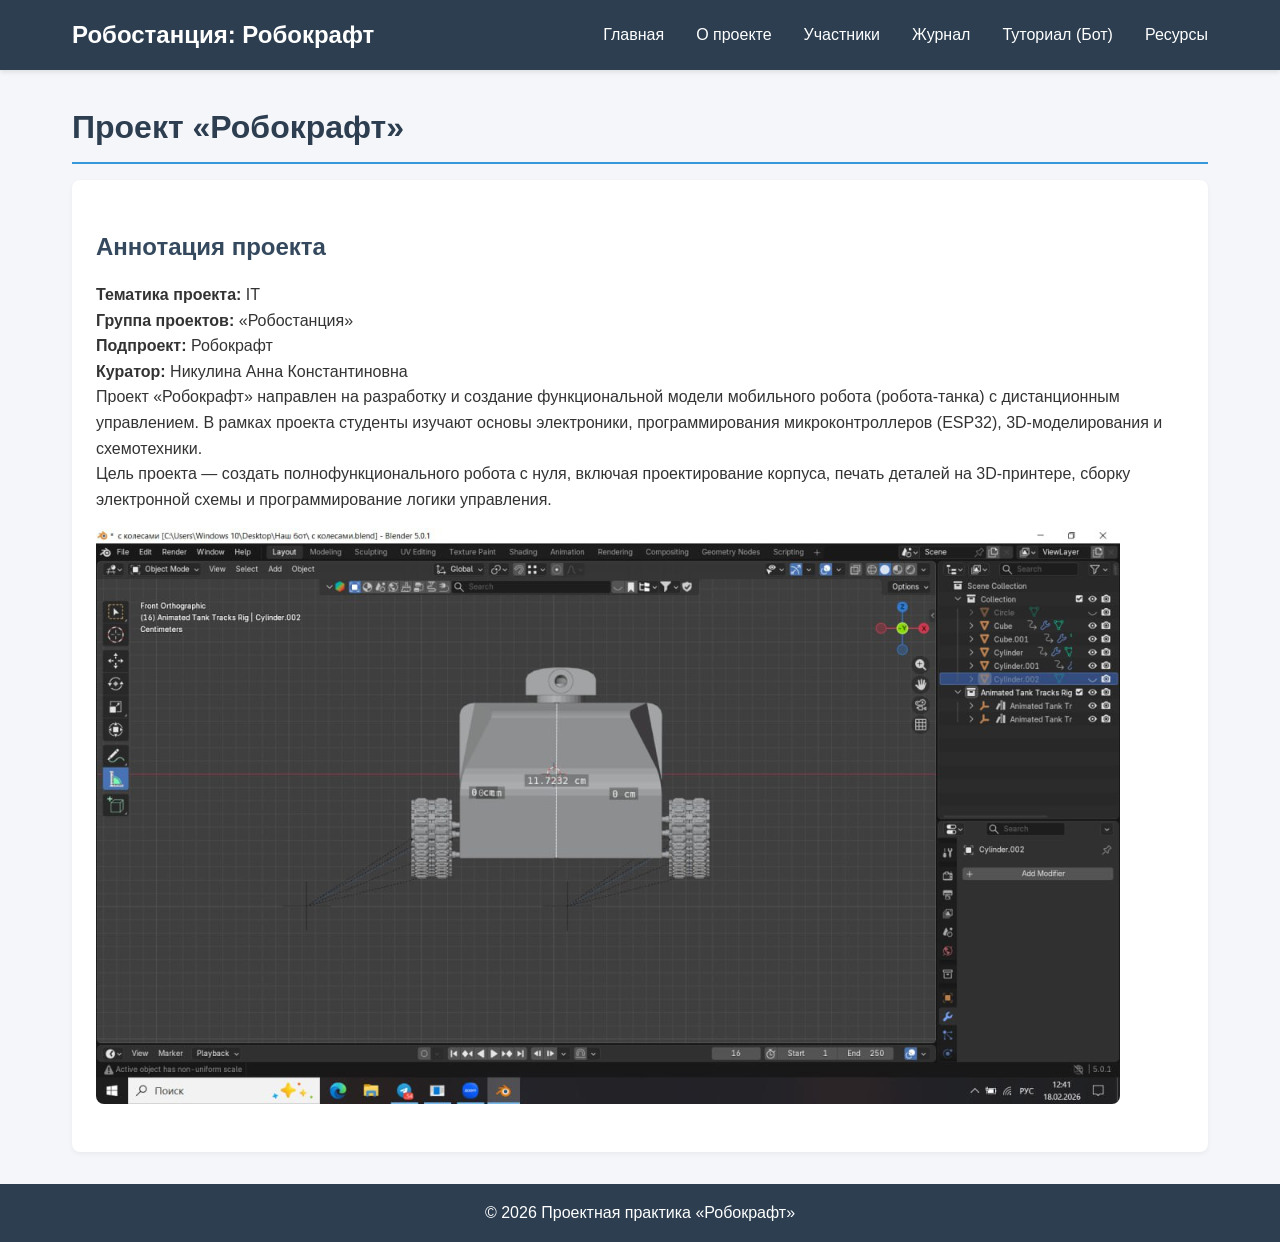
<file: site/index.html>
﻿<!DOCTYPE html>
<html lang="ru">
<head>
    <meta charset="UTF-8">
    <meta name="viewport" content="width=device-width, initial-scale=1.0">
    <title>Робокрафт | Главная</title>
    <link rel="stylesheet" href="css/styles.css">
</head>
<body>
    <header>
        <nav>
            <div class="logo">Робостанция: Робокрафт</div>
            <ul>
                <li><a href="index.html">Главная</a></li>
                <li><a href="about.html">О проекте</a></li>
                <li><a href="team.html">Участники</a></li>
                <li><a href="journal.html">Журнал</a></li>
                <li><a href="bot_tutorial.html">Туториал (Бот)</a></li>
                <li><a href="resources.html">Ресурсы</a></li>
            </ul>
        </nav>
    </header>

    <main>
        <h1>Проект «Робокрафт»</h1>
        
        <div class="card">
            <h2>Аннотация проекта</h2>
            <p><strong>Тематика проекта:</strong> IT</p>
            <p><strong>Группа проектов:</strong> «Робостанция»</p>
            <p><strong>Подпроект:</strong> Робокрафт</p>
            <p><strong>Куратор:</strong> Никулина Анна Константиновна</p>
            
            <p>Проект «Робокрафт» направлен на разработку и создание функциональной модели мобильного робота (робота-танка) с дистанционным управлением. В рамках проекта студенты изучают основы электроники, программирования микроконтроллеров (ESP32), 3D-моделирования и схемотехники.</p>
            
            <p>Цель проекта — создать полнофункционального робота с нуля, включая проектирование корпуса, печать деталей на 3D-принтере, сборку электронной схемы и программирование логики управления.</p>

            <img src="assets/images/blender_model.png" alt="3D модель робота в Blender">
        </div>
    </main>

    <footer>
        <p>&copy; 2026 Проектная практика «Робокрафт»</p>
    </footer>
</body>
</html>
</file>
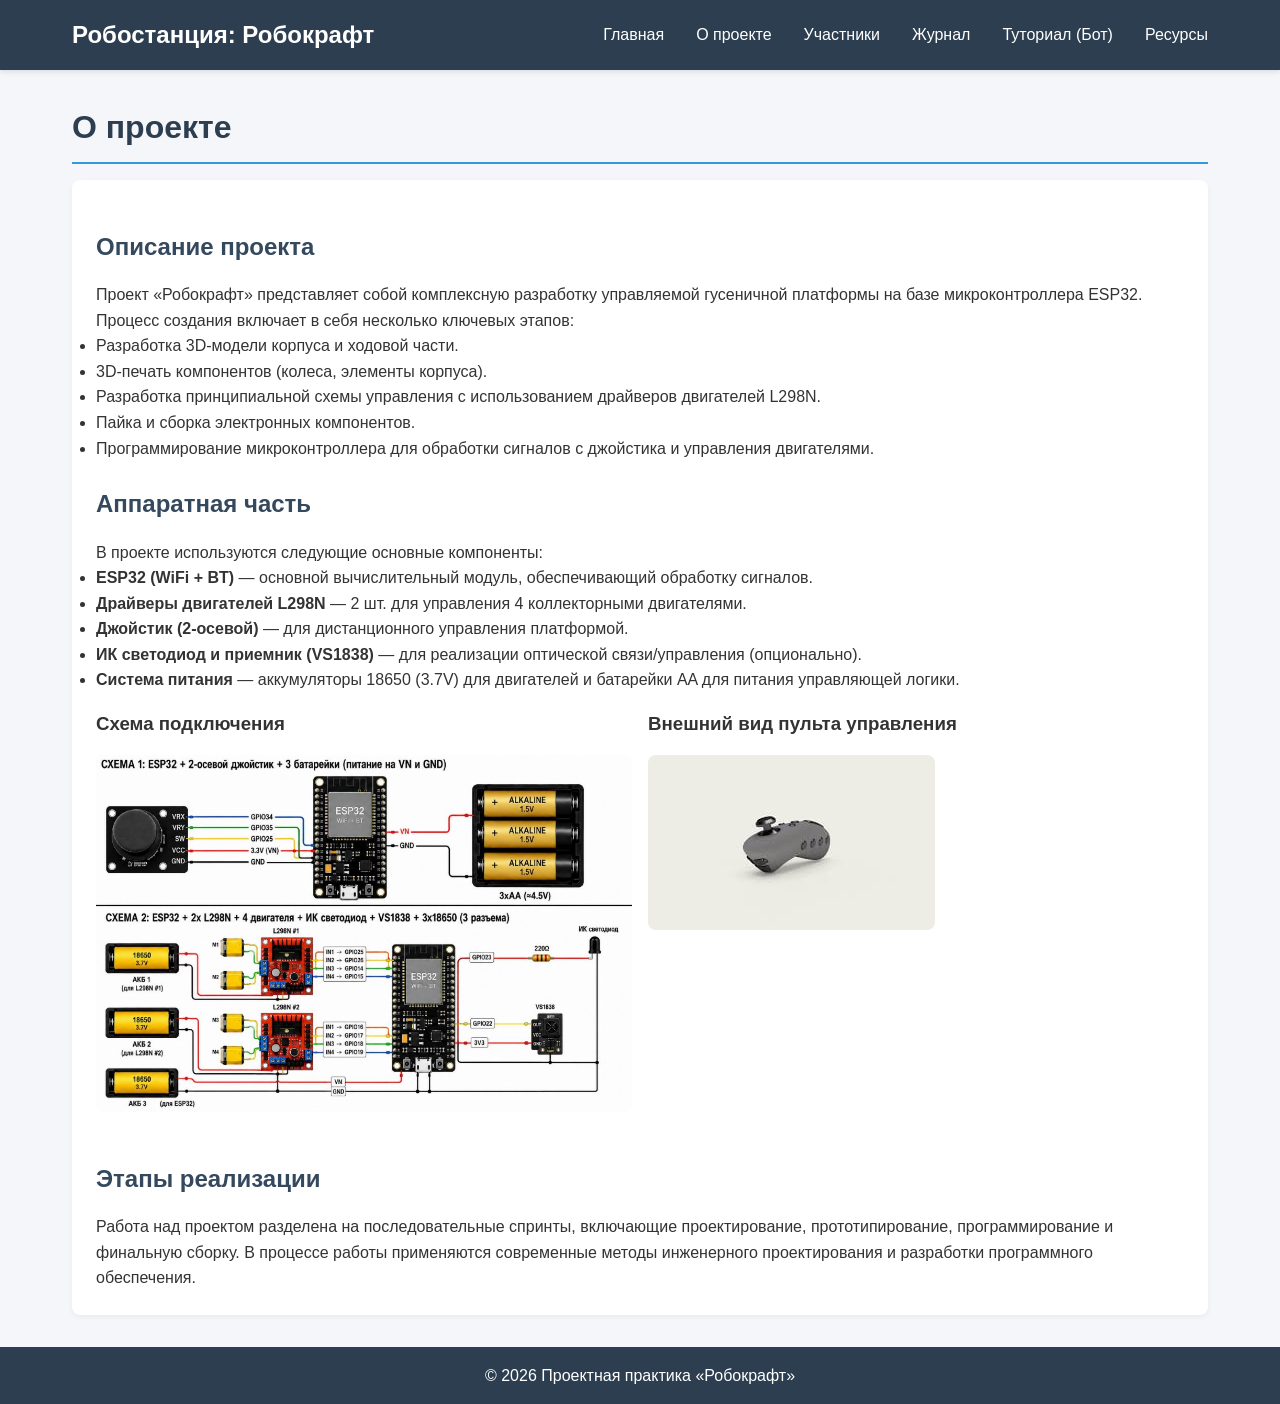
<file: site/about.html>
﻿<!DOCTYPE html>
<html lang="ru">
<head>
    <meta charset="UTF-8">
    <meta name="viewport" content="width=device-width, initial-scale=1.0">
    <title>Робокрафт | О проекте</title>
    <link rel="stylesheet" href="css/styles.css">
</head>
<body>
    <header>
        <nav>
            <div class="logo">Робостанция: Робокрафт</div>
            <ul>
                <li><a href="index.html">Главная</a></li>
                <li><a href="about.html">О проекте</a></li>
                <li><a href="team.html">Участники</a></li>
                <li><a href="journal.html">Журнал</a></li>
                <li><a href="bot_tutorial.html">Туториал (Бот)</a></li>
                <li><a href="resources.html">Ресурсы</a></li>
            </ul>
        </nav>
    </header>

    <main>
        <h1>О проекте</h1>
        
        <div class="card">
            <h2>Описание проекта</h2>
            <p>Проект «Робокрафт» представляет собой комплексную разработку управляемой гусеничной платформы на базе микроконтроллера ESP32. Процесс создания включает в себя несколько ключевых этапов:</p>
            <ul>
                <li>Разработка 3D-модели корпуса и ходовой части.</li>
                <li>3D-печать компонентов (колеса, элементы корпуса).</li>
                <li>Разработка принципиальной схемы управления с использованием драйверов двигателей L298N.</li>
                <li>Пайка и сборка электронных компонентов.</li>
                <li>Программирование микроконтроллера для обработки сигналов с джойстика и управления двигателями.</li>
            </ul>

            <h2>Аппаратная часть</h2>
            <p>В проекте используются следующие основные компоненты:</p>
            <ul>
                <li><strong>ESP32 (WiFi + BT)</strong> — основной вычислительный модуль, обеспечивающий обработку сигналов.</li>
                <li><strong>Драйверы двигателей L298N</strong> — 2 шт. для управления 4 коллекторными двигателями.</li>
                <li><strong>Джойстик (2-осевой)</strong> — для дистанционного управления платформой.</li>
                <li><strong>ИК светодиод и приемник (VS1838)</strong> — для реализации оптической связи/управления (опционально).</li>
                <li><strong>Система питания</strong> — аккумуляторы 18650 (3.7V) для двигателей и батарейки AA для питания управляющей логики.</li>
            </ul>

            <div class="gallery">
                <div>
                    <h3>Схема подключения</h3>
                    <img src="assets/images/wiring_diagram.png" alt="Схема подключения ESP32 и драйверов">
                </div>
                <div>
                    <h3>Внешний вид пульта управления</h3>
                    <img src="assets/images/controller_render.png" alt="Рендер пульта управления">
                </div>
            </div>
            
            <h2>Этапы реализации</h2>
            <p>Работа над проектом разделена на последовательные спринты, включающие проектирование, прототипирование, программирование и финальную сборку. В процессе работы применяются современные методы инженерного проектирования и разработки программного обеспечения.</p>
        </div>
    </main>

    <footer>
        <p>&copy; 2026 Проектная практика «Робокрафт»</p>
    </footer>
</body>
</html>
</file>
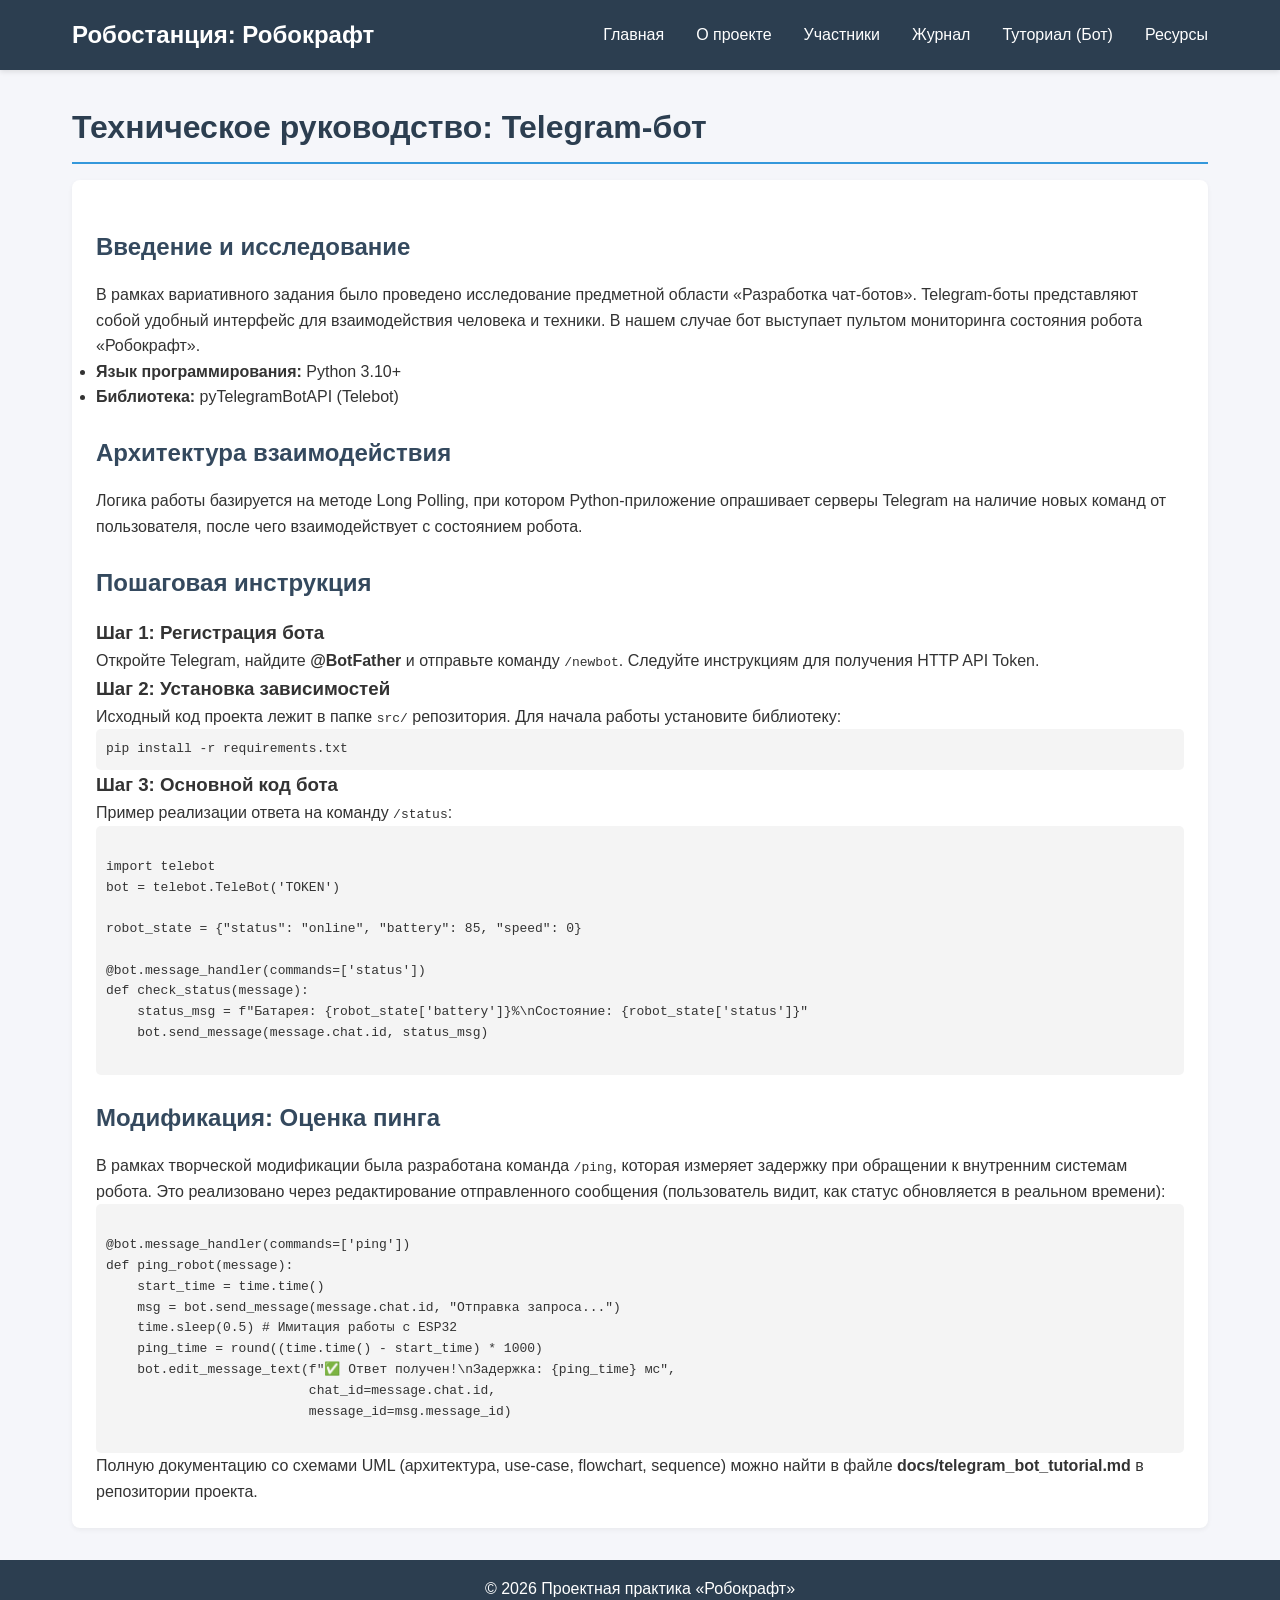
<file: site/bot_tutorial.html>
<!DOCTYPE html>
<html lang="ru">
<head>
    <meta charset="UTF-8">
    <meta name="viewport" content="width=device-width, initial-scale=1.0">
    <title>Робокрафт | Туториал: Telegram-бот</title>
    <link rel="stylesheet" href="css/styles.css">
</head>
<body>
    <header>
        <nav>
            <div class="logo">Робостанция: Робокрафт</div>
            <ul>
                <li><a href="index.html">Главная</a></li>
                <li><a href="about.html">О проекте</a></li>
                <li><a href="team.html">Участники</a></li>
                <li><a href="journal.html">Журнал</a></li>
                <li><a href="bot_tutorial.html">Туториал (Бот)</a></li>
                <li><a href="resources.html">Ресурсы</a></li>
            </ul>
        </nav>
    </header>

    <main>
        <h1>Техническое руководство: Telegram-бот</h1>
        
        <div class="card">
            <h2>Введение и исследование</h2>
            <p>В рамках вариативного задания было проведено исследование предметной области «Разработка чат-ботов». Telegram-боты представляют собой удобный интерфейс для взаимодействия человека и техники. В нашем случае бот выступает пультом мониторинга состояния робота «Робокрафт».</p>
            <ul>
                <li><strong>Язык программирования:</strong> Python 3.10+</li>
                <li><strong>Библиотека:</strong> pyTelegramBotAPI (Telebot)</li>
            </ul>

            <h2>Архитектура взаимодействия</h2>
            <p>Логика работы базируется на методе Long Polling, при котором Python-приложение опрашивает серверы Telegram на наличие новых команд от пользователя, после чего взаимодействует с состоянием робота.</p>

            <h2>Пошаговая инструкция</h2>
            <h3>Шаг 1: Регистрация бота</h3>
            <p>Откройте Telegram, найдите <strong>@BotFather</strong> и отправьте команду <code>/newbot</code>. Следуйте инструкциям для получения HTTP API Token.</p>

            <h3>Шаг 2: Установка зависимостей</h3>
            <p>Исходный код проекта лежит в папке <code>src/</code> репозитория. Для начала работы установите библиотеку:</p>
            <pre style="background: #f4f4f4; padding: 10px; border-radius: 5px;"><code>pip install -r requirements.txt</code></pre>

            <h3>Шаг 3: Основной код бота</h3>
            <p>Пример реализации ответа на команду <code>/status</code>:</p>
            <pre style="background: #f4f4f4; padding: 10px; border-radius: 5px;"><code>
import telebot
bot = telebot.TeleBot('TOKEN')

robot_state = {"status": "online", "battery": 85, "speed": 0}

@bot.message_handler(commands=['status'])
def check_status(message):
    status_msg = f"Батарея: {robot_state['battery']}%\nСостояние: {robot_state['status']}"
    bot.send_message(message.chat.id, status_msg)
            </code></pre>

            <h2>Модификация: Оценка пинга</h2>
            <p>В рамках творческой модификации была разработана команда <code>/ping</code>, которая измеряет задержку при обращении к внутренним системам робота. Это реализовано через редактирование отправленного сообщения (пользователь видит, как статус обновляется в реальном времени):</p>
            <pre style="background: #f4f4f4; padding: 10px; border-radius: 5px;"><code>
@bot.message_handler(commands=['ping'])
def ping_robot(message):
    start_time = time.time()
    msg = bot.send_message(message.chat.id, "Отправка запроса...")
    time.sleep(0.5) # Имитация работы с ESP32
    ping_time = round((time.time() - start_time) * 1000)
    bot.edit_message_text(f"✅ Ответ получен!\nЗадержка: {ping_time} мс", 
                          chat_id=message.chat.id, 
                          message_id=msg.message_id)
            </code></pre>
            <p>Полную документацию со схемами UML (архитектура, use-case, flowchart, sequence) можно найти в файле <strong>docs/telegram_bot_tutorial.md</strong> в репозитории проекта.</p>
        </div>
    </main>

    <footer>
        <p>&copy; 2026 Проектная практика «Робокрафт»</p>
    </footer>
</body>
</html>
</file>
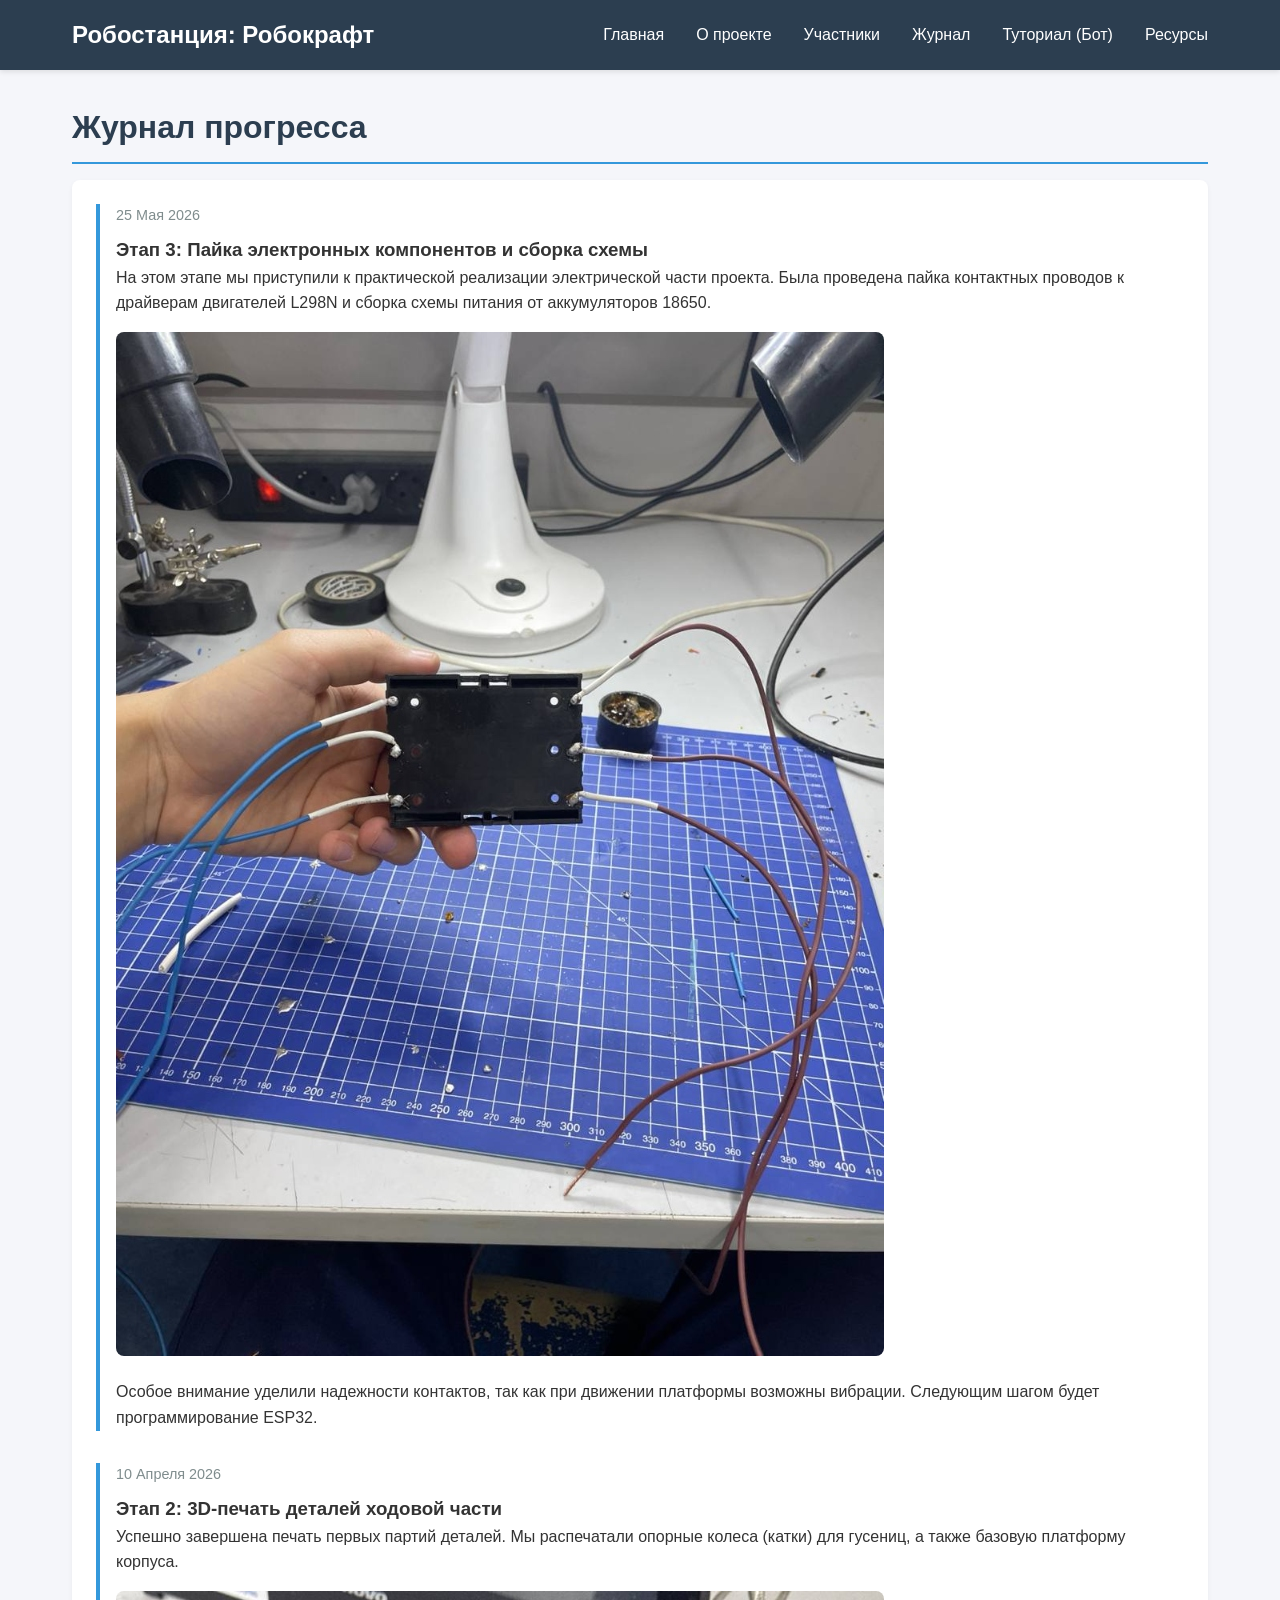
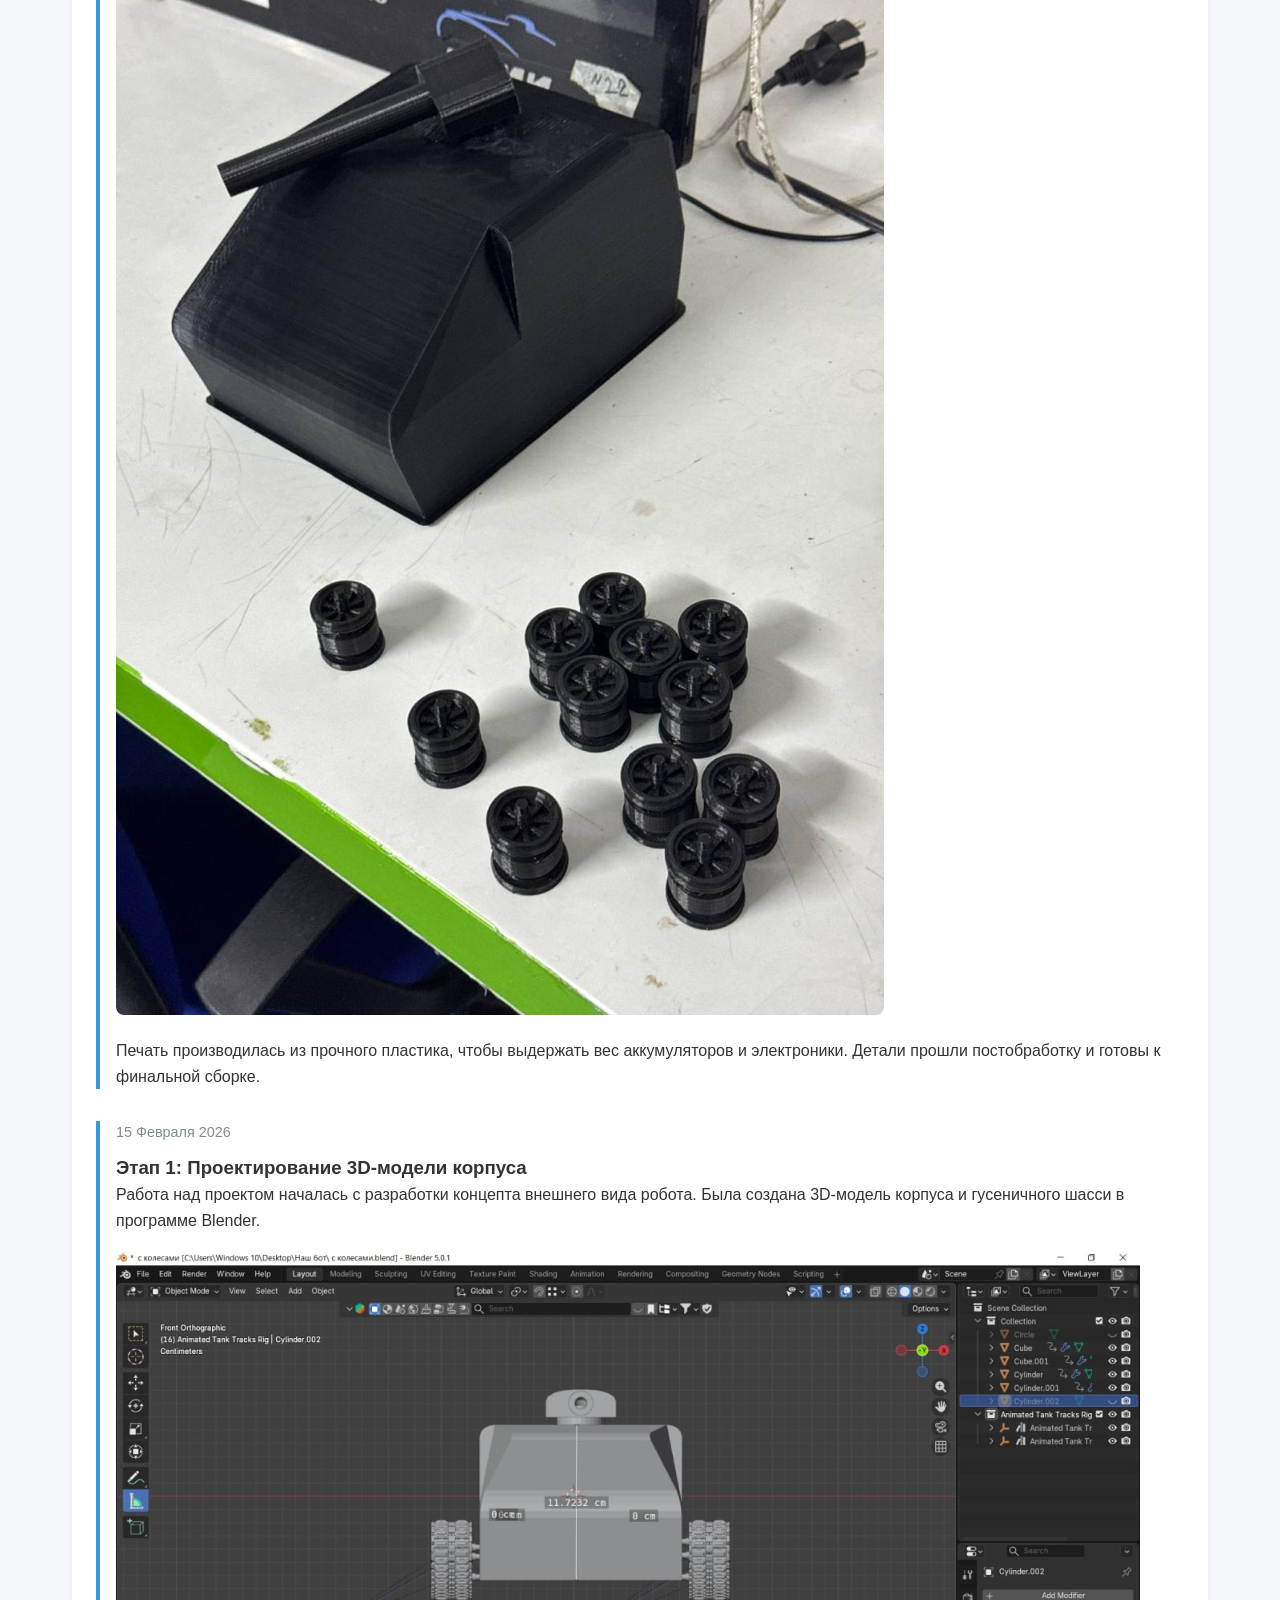
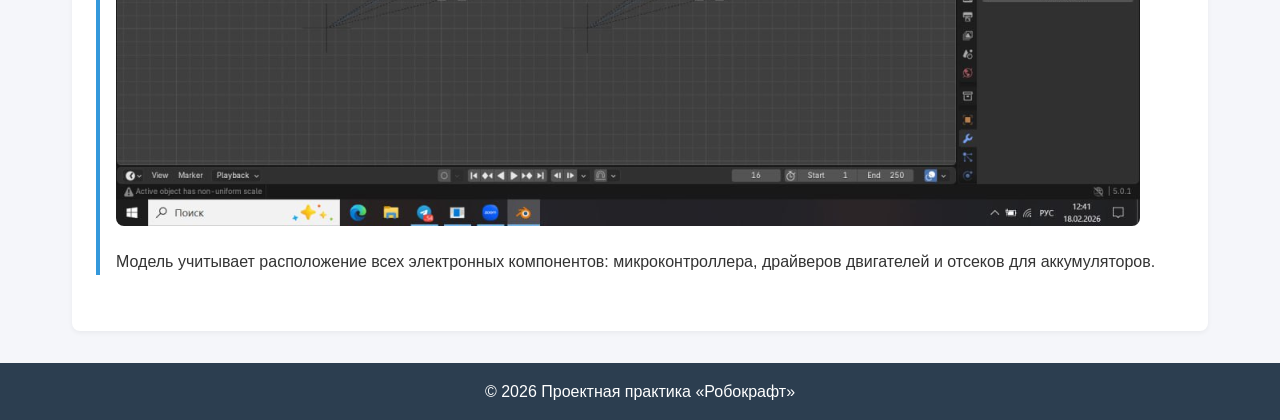
<file: site/journal.html>
﻿<!DOCTYPE html>
<html lang="ru">
<head>
    <meta charset="UTF-8">
    <meta name="viewport" content="width=device-width, initial-scale=1.0">
    <title>Робокрафт | Журнал</title>
    <link rel="stylesheet" href="css/styles.css">
</head>
<body>
    <header>
        <nav>
            <div class="logo">Робостанция: Робокрафт</div>
            <ul>
                <li><a href="index.html">Главная</a></li>
                <li><a href="about.html">О проекте</a></li>
                <li><a href="team.html">Участники</a></li>
                <li><a href="journal.html">Журнал</a></li>
                <li><a href="bot_tutorial.html">Туториал (Бот)</a></li>
                <li><a href="resources.html">Ресурсы</a></li>
            </ul>
        </nav>
    </header>

    <main>
        <h1>Журнал прогресса</h1>
        
        <div class="card">
            
            <div class="journal-post">
                <div class="journal-date">25 Мая 2026</div>
                <h3>Этап 3: Пайка электронных компонентов и сборка схемы</h3>
                <p>На этом этапе мы приступили к практической реализации электрической части проекта. Была проведена пайка контактных проводов к драйверам двигателей L298N и сборка схемы питания от аккумуляторов 18650.</p>
                <img src="assets/images/soldering.jpg" alt="Процесс пайки компонентов">
                <p>Особое внимание уделили надежности контактов, так как при движении платформы возможны вибрации. Следующим шагом будет программирование ESP32.</p>
            </div>

            <div class="journal-post">
                <div class="journal-date">10 Апреля 2026</div>
                <h3>Этап 2: 3D-печать деталей ходовой части</h3>
                <p>Успешно завершена печать первых партий деталей. Мы распечатали опорные колеса (катки) для гусениц, а также базовую платформу корпуса.</p>
                <img src="assets/images/3d_printed_parts.jpg" alt="Напечатанные на 3D принтере детали">
                <p>Печать производилась из прочного пластика, чтобы выдержать вес аккумуляторов и электроники. Детали прошли постобработку и готовы к финальной сборке.</p>
            </div>

            <div class="journal-post">
                <div class="journal-date">15 Февраля 2026</div>
                <h3>Этап 1: Проектирование 3D-модели корпуса</h3>
                <p>Работа над проектом началась с разработки концепта внешнего вида робота. Была создана 3D-модель корпуса и гусеничного шасси в программе Blender.</p>
                <img src="assets/images/blender_model.png" alt="Проектирование в Blender">
                <p>Модель учитывает расположение всех электронных компонентов: микроконтроллера, драйверов двигателей и отсеков для аккумуляторов.</p>
            </div>

        </div>
    </main>

    <footer>
        <p>&copy; 2026 Проектная практика «Робокрафт»</p>
    </footer>
</body>
</html>
</file>
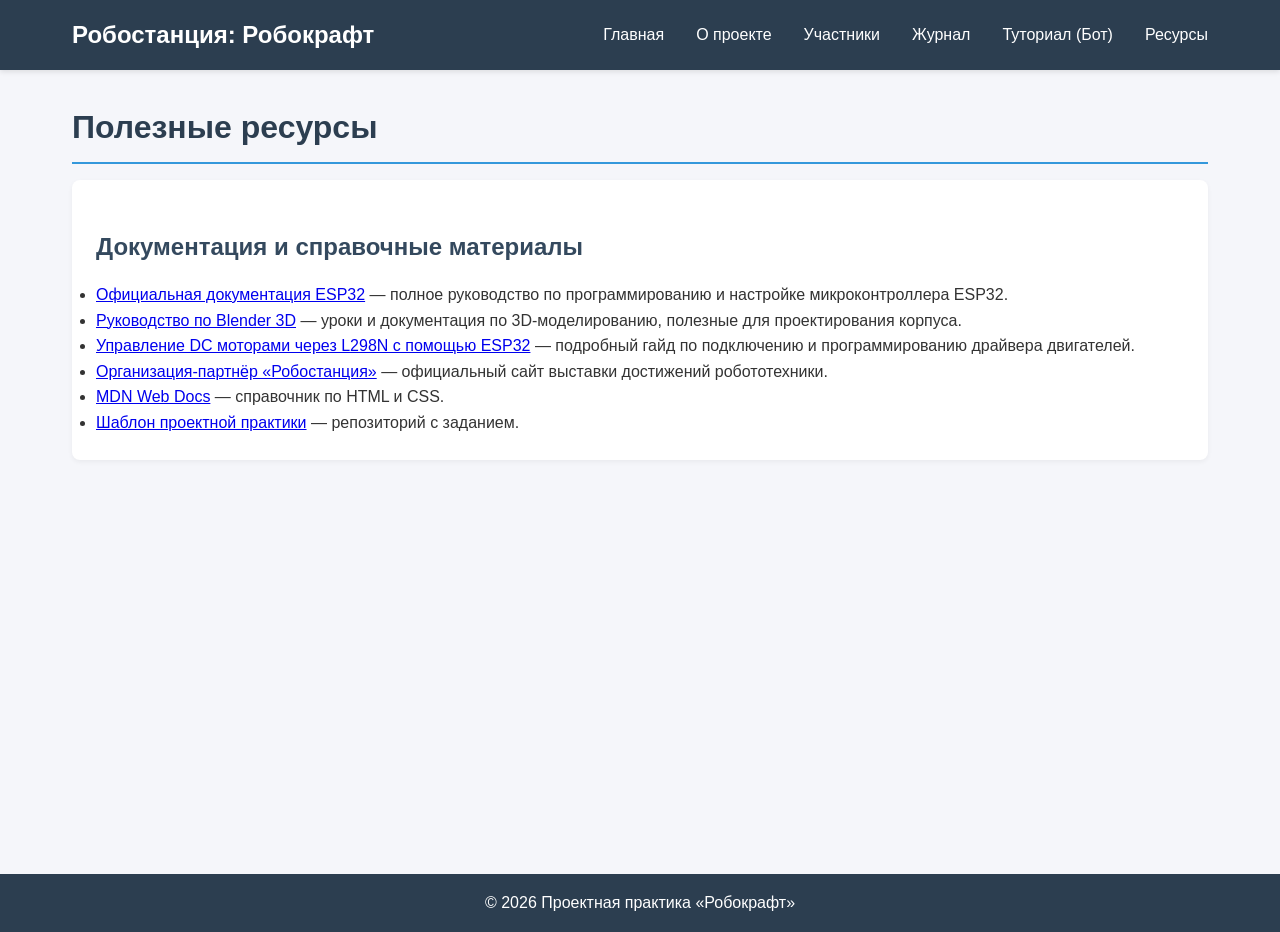
<file: site/resources.html>
﻿<!DOCTYPE html>
<html lang="ru">
<head>
    <meta charset="UTF-8">
    <meta name="viewport" content="width=device-width, initial-scale=1.0">
    <title>Робокрафт | Ресурсы</title>
    <link rel="stylesheet" href="css/styles.css">
</head>
<body>
    <header>
        <nav>
            <div class="logo">Робостанция: Робокрафт</div>
            <ul>
                <li><a href="index.html">Главная</a></li>
                <li><a href="about.html">О проекте</a></li>
                <li><a href="team.html">Участники</a></li>
                <li><a href="journal.html">Журнал</a></li>
                <li><a href="bot_tutorial.html">Туториал (Бот)</a></li>
                <li><a href="resources.html">Ресурсы</a></li>
            </ul>
        </nav>
    </header>

    <main>
        <h1>Полезные ресурсы</h1>
        
        <div class="card">
            <h2>Документация и справочные материалы</h2>
            <ul>
                <li><a href="https://docs.espressif.com/projects/esp-idf/en/latest/esp32/" target="_blank">Официальная документация ESP32</a> — полное руководство по программированию и настройке микроконтроллера ESP32.</li>
                <li><a href="https://www.blender.org/support/" target="_blank">Руководство по Blender 3D</a> — уроки и документация по 3D-моделированию, полезные для проектирования корпуса.</li>
                <li><a href="https://randomnerdtutorials.com/esp32-dc-motor-l298n-motor-driver-control-speed-direction/" target="_blank">Управление DC моторами через L298N с помощью ESP32</a> — подробный гайд по подключению и программированию драйвера двигателей.</li>
                <li><a href="https://robostation.ru/" target="_blank">Организация-партнёр «Робостанция»</a> — официальный сайт выставки достижений робототехники.</li>
                <li><a href="https://developer.mozilla.org/ru/docs/Learn_web_development" target="_blank">MDN Web Docs</a> — справочник по HTML и CSS.</li>
                <li><a href="https://github.com/mospol/practice-2025-1" target="_blank">Шаблон проектной практики</a> — репозиторий с заданием.</li>
            </ul>
        </div>
    </main>

    <footer>
        <p>&copy; 2026 Проектная практика «Робокрафт»</p>
    </footer>
</body>
</html>
</file>
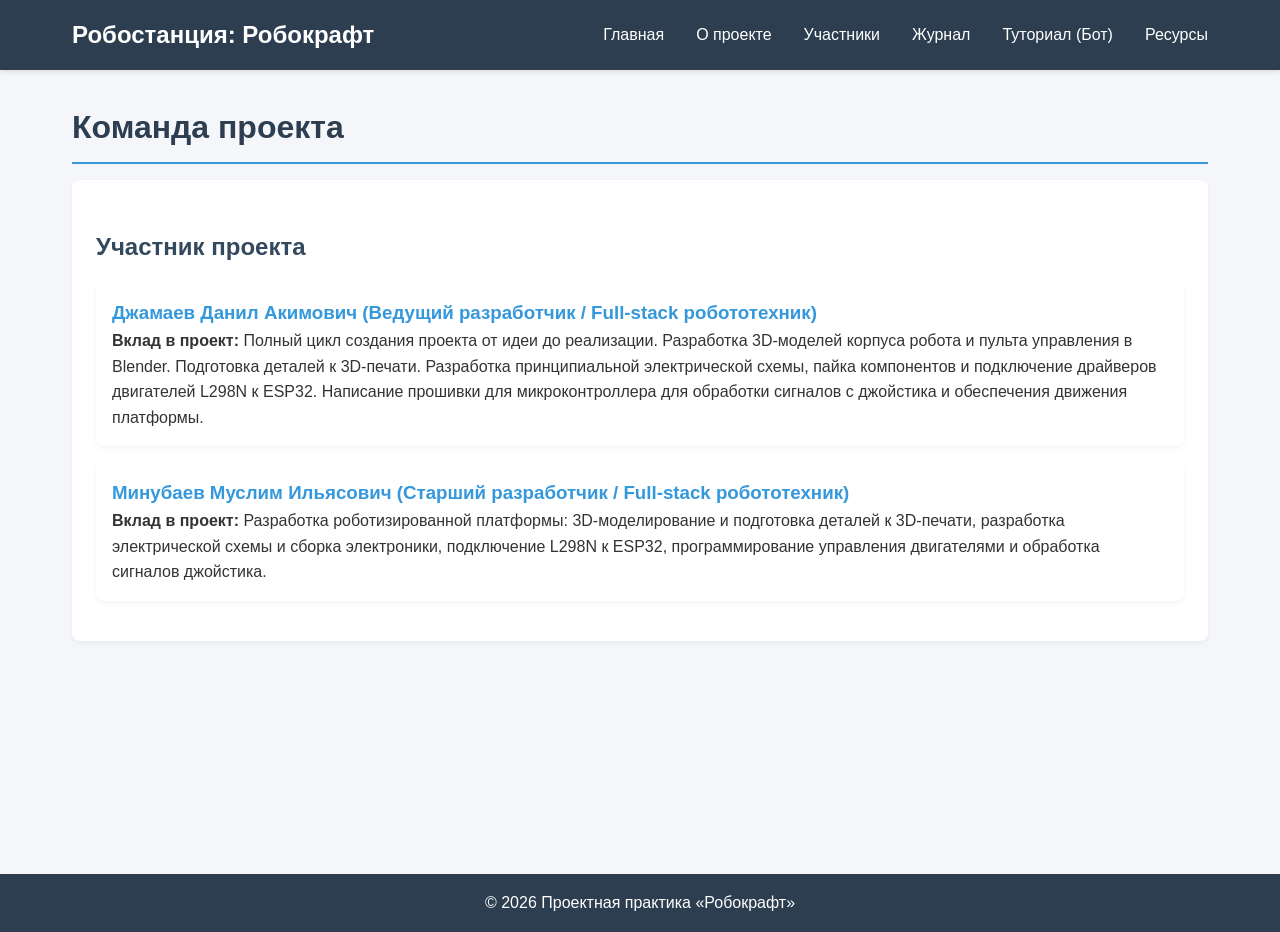
<file: site/team.html>
﻿<!DOCTYPE html>
<html lang="ru">
<head>
    <meta charset="UTF-8">
    <meta name="viewport" content="width=device-width, initial-scale=1.0">
    <title>Робокрафт | Участники</title>
    <link rel="stylesheet" href="css/styles.css">
</head>
<body>
    <header>
        <nav>
            <div class="logo">Робостанция: Робокрафт</div>
            <ul>
                <li><a href="index.html">Главная</a></li>
                <li><a href="about.html">О проекте</a></li>
                <li><a href="team.html">Участники</a></li>
                <li><a href="journal.html">Журнал</a></li>
                <li><a href="bot_tutorial.html">Туториал (Бот)</a></li>
                <li><a href="resources.html">Ресурсы</a></li>
            </ul>
        </nav>
    </header>

    <main>
        <h1>Команда проекта</h1>
        
        <div class="card">
            <h2>Участник проекта</h2>
            
            <div class="team-member">
                <div class="member-info">
                    <h3>Джамаев Данил Акимович (Ведущий разработчик / Full-stack робототехник)</h3>
                    <p><strong>Вклад в проект:</strong> Полный цикл создания проекта от идеи до реализации. Разработка 3D-моделей корпуса робота и пульта управления в Blender. Подготовка деталей к 3D-печати. Разработка принципиальной электрической схемы, пайка компонентов и подключение драйверов двигателей L298N к ESP32. Написание прошивки для микроконтроллера для обработки сигналов с джойстика и обеспечения движения платформы.</p>
                </div>
            </div>

             <div class="team-member">
                <div class="member-info">
                    <h3>Минубаев Муслим Ильясович (Старший разработчик / Full-stack робототехник)</h3>
                    <p><strong>Вклад в проект:</strong> Разработка роботизированной платформы: 3D-моделирование и подготовка деталей к 3D-печати, разработка электрической схемы и сборка электроники, подключение L298N к ESP32, программирование управления двигателями и обработка сигналов джойстика.</p>
                </div>
            </div>

        </div>
    </main>

    <footer>
        <p>&copy; 2026 Проектная практика «Робокрафт»</p>
    </footer>
</body>
</html>
</file>
<file: site/css/styles.css>
:root {
    --primary-color: #2c3e50;
    --secondary-color: #34495e;
    --accent-color: #3498db;
    --text-color: #333;
    --bg-color: #f5f6fa;
}

* {
    margin: 0;
    padding: 0;
    box-sizing: border-box;
}

body {
    font-family: 'Segoe UI', Tahoma, Geneva, Verdana, sans-serif;
    line-height: 1.6;
    color: var(--text-color);
    background-color: var(--bg-color);
}

header {
    background-color: var(--primary-color);
    color: white;
    padding: 1rem 0;
    box-shadow: 0 2px 5px rgba(0,0,0,0.1);
}

nav {
    max-width: 1200px;
    margin: 0 auto;
    display: flex;
    justify-content: space-between;
    align-items: center;
    padding: 0 2rem;
}

.logo {
    font-size: 1.5rem;
    font-weight: bold;
}

nav ul {
    list-style: none;
    display: flex;
}

nav ul li {
    margin-left: 2rem;
}

nav ul li a {
    color: white;
    text-decoration: none;
    transition: color 0.3s ease;
}

nav ul li a:hover {
    color: var(--accent-color);
}

main {
    max-width: 1200px;
    margin: 2rem auto;
    padding: 0 2rem;
    min-height: calc(100vh - 160px);
}

h1 {
    color: var(--primary-color);
    margin-bottom: 1rem;
    border-bottom: 2px solid var(--accent-color);
    padding-bottom: 0.5rem;
}

h2 {
    color: var(--secondary-color);
    margin: 1.5rem 0 1rem;
}

.card {
    background: white;
    border-radius: 8px;
    padding: 1.5rem;
    margin-bottom: 1.5rem;
    box-shadow: 0 2px 5px rgba(0,0,0,0.05);
}

img {
    max-width: 100%;
    height: auto;
    border-radius: 8px;
    margin: 1rem 0;
}

.journal-post {
    border-left: 4px solid var(--accent-color);
    padding-left: 1rem;
    margin-bottom: 2rem;
}

.journal-date {
    color: #7f8c8d;
    font-size: 0.9rem;
    margin-bottom: 0.5rem;
}

footer {
    background-color: var(--primary-color);
    color: white;
    text-align: center;
    padding: 1rem 0;
    margin-top: auto;
}

.gallery {
    display: grid;
    grid-template-columns: repeat(auto-fit, minmax(300px, 1fr));
    gap: 1rem;
    margin-top: 1rem;
}

.team-member {
    display: flex;
    align-items: center;
    margin-bottom: 1rem;
    background: white;
    padding: 1rem;
    border-radius: 8px;
    box-shadow: 0 2px 5px rgba(0,0,0,0.05);
}

.member-info h3 {
    margin: 0;
    color: var(--accent-color);
}
</file>
